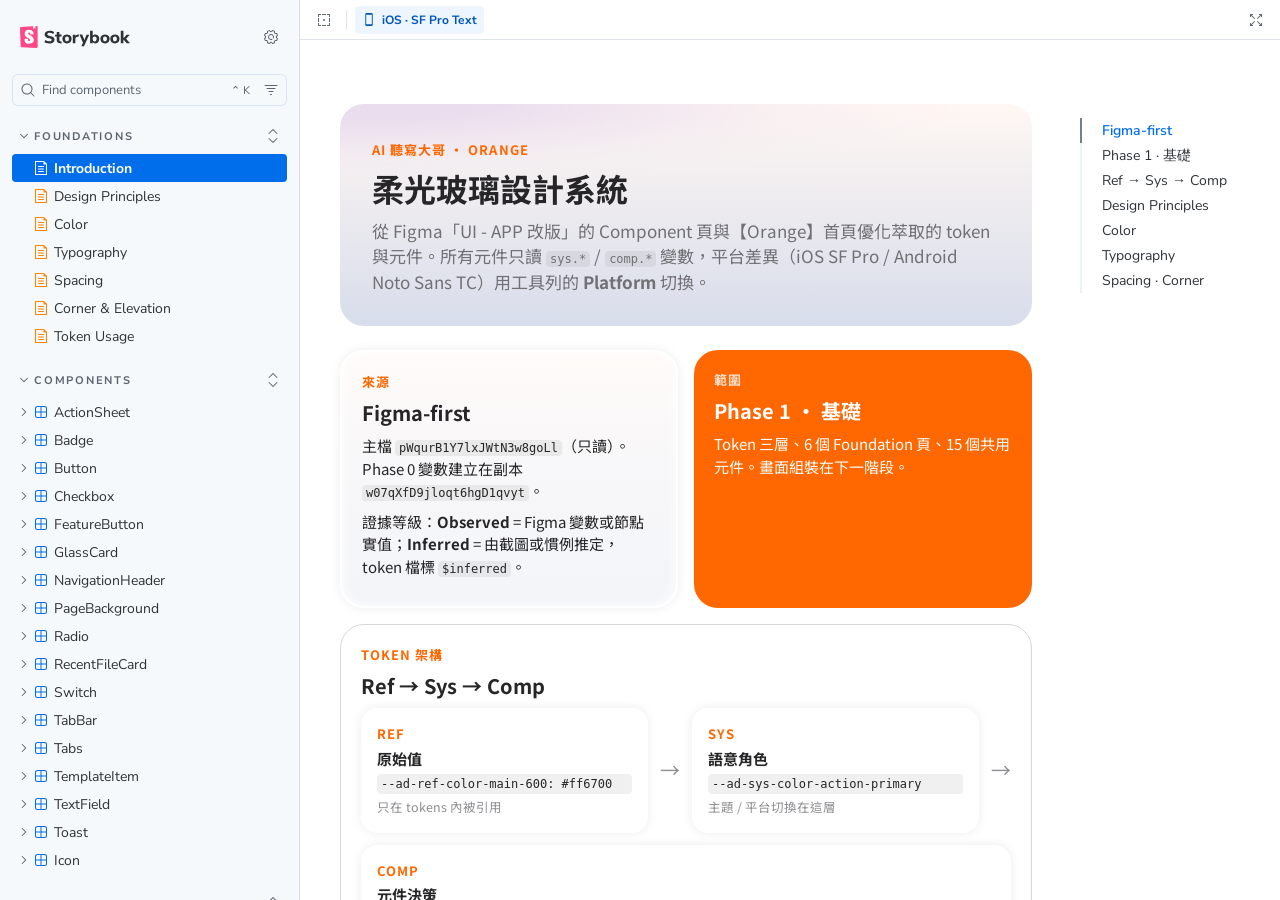
<file: index.html>
<!DOCTYPE html>
<html lang="en">
  <head>
    <meta charset="utf-8" />

    <title>AI 聽寫大哥 Orange Storybook</title>
    <meta name="viewport" content="width=device-width, initial-scale=1" />

    
    <link rel="icon" type="image/png" href="./favicon.png" />
    
    <style>
    </style>

    <link href="./sb-manager/runtime.js" rel="modulepreload" />

    
    <link href="./sb-addons/storybook-core-server-presets-0/common-manager-bundle.js" rel="modulepreload" />
    
    <link href="./sb-addons/docs-1/manager-bundle.js" rel="modulepreload" />
       

    <style>
      #storybook-root[hidden] {
        display: none !important;
      }
    </style>

    
    <link rel="stylesheet" href="https://fonts.googleapis.com/css2?family=Nunito+Sans:ital,wght@0,400;0,700;1,400;1,700&display=swap" />
</head>
  <body>
    <div id="root"></div>

    
    <script>
      
        
          window['FEATURES'] = {
  "actions": true,
  "argTypeTargetsV7": true,
  "babelRemoveBugfixes": false,
  "backgrounds": true,
  "changeDetection": true,
  "componentsManifest": false,
  "controls": true,
  "disallowImplicitActionsInRenderV8": true,
  "highlight": true,
  "interactions": true,
  "legacyDecoratorFileOrder": false,
  "measure": true,
  "outline": true,
  "menuOnboardingChecklist": true,
  "sidebarOnboardingChecklist": true,
  "viewport": true
};
        
      
        
          window['REFS'] = {};
        
      
        
          window['LOGLEVEL'] = "info";
        
      
        
          window['DOCS_OPTIONS'] = {
  "defaultName": "Docs"
};
        
      
        
          window['CONFIG_TYPE'] = "PRODUCTION";
        
      
        
          window['DOCGEN_STORY_PREPARED'] = false;
        
      
        
      
        
      
        
          window['TAGS_OPTIONS'] = {};
        
      
        
          window['STORYBOOK_BUILDER'] = "vite";
        
      
        
          window['STORYBOOK_FRAMEWORK'] = "react-vite";
        
      
        
          window['STORYBOOK_RENDERER'] = "react";
        
      
        
      
    </script>
    

    <script type="module">
      import './sb-manager/globals-runtime.js';

      
        import './sb-addons/storybook-core-server-presets-0/common-manager-bundle.js';
      
        import './sb-addons/docs-1/manager-bundle.js';
      

      import './sb-manager/runtime.js';
    </script>
  </body>
</html>
</file>
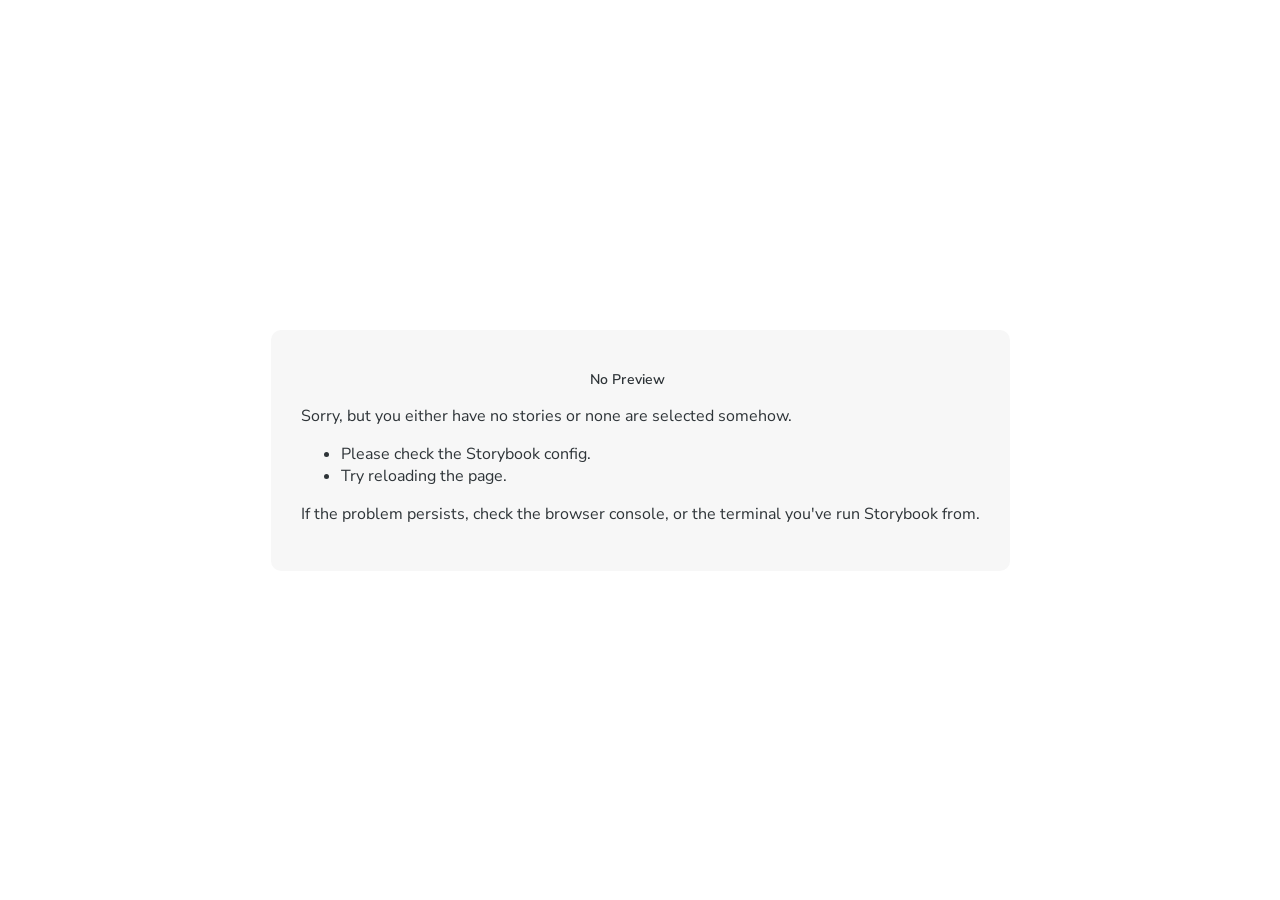
<file: iframe.html>
<!doctype html>
<!--suppress HtmlUnknownTarget -->
<html lang="en">
  <head><script type="module" src="./vite-inject-mocker-entry.js"></script>
    <meta charset="utf-8" />
    <title>Storybook</title>
    <meta name="viewport" content="width=device-width, initial-scale=1" />

    <style>
    </style>

    <script>
      window.CONFIG_TYPE = 'PRODUCTION';
      window.LOGLEVEL = 'info';
      window.FRAMEWORK_OPTIONS = {};
      window.CHANNEL_OPTIONS = {};
      window.FEATURES = {"actions":true,"argTypeTargetsV7":true,"babelRemoveBugfixes":false,"backgrounds":true,"changeDetection":true,"componentsManifest":false,"controls":true,"disallowImplicitActionsInRenderV8":true,"highlight":true,"interactions":true,"legacyDecoratorFileOrder":false,"measure":true,"outline":true,"menuOnboardingChecklist":true,"sidebarOnboardingChecklist":true,"viewport":true};
      window.STORIES = [{"titlePrefix":"","directory":"./src/docs","files":"**/*.mdx","importPathMatcher":"^\\.[\\\\/](?:src\\/docs(?:\\/(?!\\.)(?:(?:(?!(?:^|\\/)\\.).)*?)\\/|\\/|$)(?!\\.)(?=.)[^/]*?\\.mdx)$"},{"titlePrefix":"","directory":"./src","files":"**/*.stories.@(ts|tsx)","importPathMatcher":"^\\.[\\\\/](?:src(?:\\/(?!\\.)(?:(?:(?!(?:^|\\/)\\.).)*?)\\/|\\/|$)(?!\\.)(?=.)[^/]*?\\.stories\\.(ts|tsx))$"}];
      window.DOCS_OPTIONS = {"defaultName":"Docs"};
      window.TAGS_OPTIONS = {};

      

      // We do this so that "module && module.hot" etc. in Storybook source code
      // doesn't fail (it will simply be disabled)
      window.module = undefined;
      window.global = window;
    </script>
    <base target="_parent" />

<style>
  /* While we aren't showing the main block yet, but still preparing, we want everything the user has rendered, which may or may not be in #storybook-root, to be display none */
  .sb-show-preparing-story:not(.sb-show-main) > :not(.sb-preparing-story) {
    display: none;
  }

  .sb-show-preparing-docs:not(.sb-show-main) > :not(.sb-preparing-docs) {
    display: none;
  }

  /* Hide our own blocks when we aren't supposed to be showing them */
  :not(.sb-show-preparing-story) > .sb-preparing-story,
  :not(.sb-show-preparing-docs) > .sb-preparing-docs,
  :not(.sb-show-nopreview) > .sb-nopreview,
  :not(.sb-show-errordisplay) > .sb-errordisplay {
    display: none;
  }

  .sb-show-main.sb-main-centered {
    margin: 0;
    display: flex;
    align-items: center;
    min-height: 100vh;
  }

  .sb-show-main.sb-main-centered #storybook-root {
    box-sizing: border-box;
    margin: auto;
    padding: 1rem;
    max-height: 100%;
    /* Hack for centering correctly in IE11 */
  }

  /* Vertical centering fix for IE11 */
  @media screen and (-ms-high-contrast: none), (-ms-high-contrast: active) {
    .sb-show-main.sb-main-centered:after {
      content: '';
      min-height: inherit;
      font-size: 0;
    }
  }

  .sb-show-main.sb-main-fullscreen {
    margin: 0;
    padding: 0;
    display: block;
  }

  .sb-show-main.sb-main-padded {
    margin: 0;
    padding: 1rem;
    display: block;
    box-sizing: border-box;
  }

  .sb-wrapper {
    position: fixed;
    top: 0;
    bottom: 0;
    left: 0;
    right: 0;
    box-sizing: border-box;

    padding: 40px;
    font-family:
      'Nunito Sans',
      -apple-system,
      '.SFNSText-Regular',
      'San Francisco',
      BlinkMacSystemFont,
      'Segoe UI',
      'Helvetica Neue',
      Helvetica,
      Arial,
      sans-serif;
    -webkit-font-smoothing: antialiased;
    overflow: auto;
  }

  @media (max-width: 700px) {
    .sb-wrapper {
      padding: 20px;
    }
  }

  @media (max-width: 500px) {
    .sb-wrapper {
      padding: 10px;
    }
  }

  .sb-heading {
    font-size: 14px;
    font-weight: 600;
    letter-spacing: 0.2px;
    margin: 10px 0;
    padding-right: 25px;
  }

  .sb-nopreview {
    display: flex;
    align-content: center;
    justify-content: center;
    box-sizing: border-box;
  }

  .sb-nopreview_main {
    margin: auto;
    padding: 30px;
    border-radius: 10px;
    background: rgb(247, 247, 247);
    color: rgb(46, 52, 56);
  }

  .sb-nopreview_main * {
    background: rgb(247, 247, 247);
    color: rgb(46, 52, 56);
  }

  .sb-nopreview_heading {
    text-align: center;
  }

  .sb-errordisplay {
    background: #f6f9fc;
    color: black;
    z-index: 999999;
    width: 100vw;
    min-height: 100vh;
    box-sizing: border-box;
  }

  .sb-errordisplay_main {
    margin: auto;
    padding: 24px;
    display: flex;
    box-sizing: border-box;

    flex-direction: column;
    min-height: 100%;
    width: 100%;
    border-radius: 6px;
    background: white;
    color: black;
    border: 1px solid #ff0000;
    box-shadow: 0 0 64px rgba(0, 0, 0, 0.1);
    gap: 24px;
  }

  .sb-errordisplay_main ol {
    padding-left: 18px;
    margin: 0;
  }

  /* Redefine colors to ensure readability regardless of user-provided * selectors. */
  .sb-errordisplay_main * {
    background: white;
    color: black;
  }

  /* Exclude error code block from the universal reset to preserve ANSI colors and dark theme */
  .sb-errordisplay_main .sb-errordisplay_code,
  .sb-errordisplay_main .sb-errordisplay_code * {
    background: #242424;
    color: #c6c6c6;
  }

  .sb-errordisplay_main h1 {
    font-family: inherit;
    font-size: 22px;
    font-weight: 400;
    line-height: 30px;
    margin: 0;
  }

  .sb-errordisplay_main h1::before {
    content: '';
    display: inline-block;
    width: 12px;
    height: 12px;
    background: #ff4400;
    border-radius: 50%;
    margin-right: 8px;
  }

  .sb-errordisplay_main p,
  .sb-errordisplay_main ol {
    font-family: inherit;
    font-size: 14px;
    font-weight: 400;
    line-height: 19px;
    margin: 0;
  }

  .sb-errordisplay_main li + li {
    margin: 0;
    padding: 0;
    padding-top: 12px;
  }

  .sb-errordisplay_main a {
    color: currentColor;
  }

  .sb-errordisplay_main .sb-errordisplay_code {
    padding: 10px;
    flex: 1;
    background: #242424;
    color: #c6c6c6;
    box-sizing: border-box;

    font-size: 14px;
    font-weight: 400;
    line-height: 19px;
    border-radius: 4px;

    font-family:
      'Operator Mono', 'Fira Code Retina', 'Fira Code', 'FiraCode-Retina', 'Andale Mono',
      'Lucida Console', Consolas, Monaco, monospace;
    margin: 0;
    overflow: auto;
  }

  .sb-errordisplay_main .sb-errordisplay_code code {
    background-color: inherit;
    color: inherit;
  }

  .sb-errordisplay_main .sb-errordisplay_code {
    white-space: pre-wrap;
  }

  @-webkit-keyframes sb-rotate360 {
    from {
      transform: rotate(0deg);
    }

    to {
      transform: rotate(360deg);
    }
  }

  @keyframes sb-rotate360 {
    from {
      transform: rotate(0deg);
    }

    to {
      transform: rotate(360deg);
    }
  }

  @-webkit-keyframes sb-glow {
    0%,
    100% {
      opacity: 1;
    }

    50% {
      opacity: 0.4;
    }
  }

  @keyframes sb-glow {
    0%,
    100% {
      opacity: 1;
    }

    50% {
      opacity: 0.4;
    }
  }

  /* We display the preparing loaders *over* the rendering story */
  .sb-preparing-story,
  .sb-preparing-docs {
    background-color: white;
    /* Maximum possible z-index. It would be better to use stacking contexts to ensure it's always
    on top, but this isn't possible as it would require making CSS changes that could affect user code */
    z-index: 2147483647;
  }

  .sb-loader {
    -webkit-animation: sb-rotate360 0.7s linear infinite;
    animation: sb-rotate360 0.7s linear infinite;
    border-color: rgba(97, 97, 97, 0.29);
    border-radius: 50%;
    border-style: solid;
    border-top-color: #646464;
    border-width: 2px;
    display: inline-block;
    height: 32px;
    left: 50%;
    margin-left: -16px;
    margin-top: -16px;
    mix-blend-mode: difference;
    overflow: hidden;
    position: absolute;
    top: 50%;
    transition: all 200ms ease-out;
    vertical-align: top;
    width: 32px;
    z-index: 4;
  }

  .sb-previewBlock {
    background: #fff;
    border: 1px solid rgba(0, 0, 0, 0.1);
    border-radius: 4px;
    box-shadow: rgba(0, 0, 0, 0.1) 0 1px 3px 0;
    margin: 25px auto 40px;
    max-width: 600px;
  }

  .sb-previewBlock_header {
    align-items: center;
    box-shadow: rgba(0, 0, 0, 0.1) 0 -1px 0 0 inset;
    display: flex;
    gap: 14px;
    height: 40px;
    padding: 0 12px;
  }

  .sb-previewBlock_icon {
    -webkit-animation: sb-glow 1.5s ease-in-out infinite;
    animation: sb-glow 1.5s ease-in-out infinite;
    background: #e6e6e6;
    height: 14px;
    width: 14px;
  }

  .sb-previewBlock_icon:last-child {
    margin-left: auto;
  }

  .sb-previewBlock_body {
    -webkit-animation: sb-glow 1.5s ease-in-out infinite;
    animation: sb-glow 1.5s ease-in-out infinite;
    height: 182px;
    position: relative;
  }

  .sb-argstableBlock {
    border-collapse: collapse;
    border-spacing: 0;
    font-size: 13px;
    line-height: 20px;
    margin: 25px auto 40px;
    max-width: 600px;
    text-align: left;
    width: 100%;
  }

  .sb-argstableBlock th:first-of-type,
  .sb-argstableBlock td:first-of-type {
    padding-left: 20px;
  }

  .sb-argstableBlock th:nth-of-type(2),
  .sb-argstableBlock td:nth-of-type(2) {
    width: 35%;
  }

  .sb-argstableBlock th:nth-of-type(3),
  .sb-argstableBlock td:nth-of-type(3) {
    width: 15%;
  }

  .sb-argstableBlock th:last-of-type,
  .sb-argstableBlock td:last-of-type {
    width: 25%;
    padding-right: 20px;
  }

  .sb-argstableBlock th span,
  .sb-argstableBlock td span {
    -webkit-animation: sb-glow 1.5s ease-in-out infinite;
    animation: sb-glow 1.5s ease-in-out infinite;
    background-color: rgba(0, 0, 0, 0.1);
    border-radius: 0;
    box-shadow: none;
    color: transparent;
  }

  .sb-argstableBlock th {
    padding: 10px 15px;
  }

  .sb-argstableBlock-body {
    border-radius: 4px;
    box-shadow:
      rgba(0, 0, 0, 0.1) 0 1px 3px 1px,
      rgba(0, 0, 0, 0.065) 0 0 0 1px;
  }

  .sb-argstableBlock-body tr {
    background: transparent;
    overflow: hidden;
  }

  .sb-argstableBlock-body tr:not(:first-child) {
    border-top: 1px solid #e6e6e6;
  }

  .sb-argstableBlock-body tr:first-child td:first-child {
    border-top-left-radius: 4px;
  }

  .sb-argstableBlock-body tr:first-child td:last-child {
    border-top-right-radius: 4px;
  }

  .sb-argstableBlock-body tr:last-child td:first-child {
    border-bottom-left-radius: 4px;
  }

  .sb-argstableBlock-body tr:last-child td:last-child {
    border-bottom-right-radius: 4px;
  }

  .sb-argstableBlock-body td {
    background: #fff;
    padding-bottom: 10px;
    padding-top: 10px;
    vertical-align: top;
  }

  .sb-argstableBlock-body td:not(:first-of-type) {
    padding-left: 15px;
    padding-right: 15px;
  }

  .sb-argstableBlock-body button {
    -webkit-animation: sb-glow 1.5s ease-in-out infinite;
    animation: sb-glow 1.5s ease-in-out infinite;
    background-color: rgba(0, 0, 0, 0.1);
    border: 0;
    border-radius: 0;
    box-shadow: none;
    color: transparent;
    display: inline;
    font-size: 12px;
    line-height: 1;
    padding: 10px 16px;
  }

  .sb-argstableBlock-summary {
    margin-top: 4px;
  }

  .sb-argstableBlock-code {
    margin-right: 4px;
    margin-bottom: 4px;
    padding: 2px 5px;
  }

  .sb-sr-only,
  .sb-hidden-until-focus:not(:focus) {
    position: absolute;
    width: 1px;
    height: 1px;
    padding: 0px;
    margin: -1px;
    overflow: hidden;
    clip: rect(0, 0, 0, 0);
    border: none;
  }

  .sb-hidden-until-focus {
    opacity: 0;
    transition: opacity 150ms ease-out;
  }

  .sb-hidden-until-focus:focus {
    opacity: 1;
  }
</style>

<script>
  /* globals window */
  try {
    if (window.top !== window) {
      window.__REACT_DEVTOOLS_GLOBAL_HOOK__ = window.top.__REACT_DEVTOOLS_GLOBAL_HOOK__;
      window.__VUE_DEVTOOLS_GLOBAL_HOOK__ = window.top.__VUE_DEVTOOLS_GLOBAL_HOOK__;
      window.top.__VUE_DEVTOOLS_CONTEXT__ = window.document;
    }
  } catch (e) {
    // eslint-disable-next-line no-console
    console.warn('unable to connect to top frame for connecting dev tools');
  }
</script>
<link rel="preconnect" href="https://fonts.googleapis.com" />
<link rel="preconnect" href="https://fonts.gstatic.com" crossorigin />
<link href="https://fonts.googleapis.com/css2?family=Noto+Sans+TC:wght@400;500;700&display=swap" rel="stylesheet" />

    <script type="module" crossorigin src="./assets/iframe-jZenK_OP.js"></script>
    <link rel="modulepreload" crossorigin href="./assets/preload-helper-PPVm8Dsz.js">
    <link rel="stylesheet" crossorigin href="./assets/iframe-BEKeT3NV.css">
    <link rel="stylesheet" href="https://fonts.googleapis.com/css2?family=Nunito+Sans:ital,wght@0,400;0,700;1,400;1,700&display=swap" />
</head>

  <body>
    <div class="sb-preparing-story sb-wrapper">
  <div class="sb-loader"></div>
</div>

<div class="sb-preparing-docs sb-wrapper">
  <div class="sb-previewBlock">
    <div class="sb-previewBlock_header">
      <div class="sb-previewBlock_icon"></div>
      <div class="sb-previewBlock_icon"></div>
      <div class="sb-previewBlock_icon"></div>
      <div class="sb-previewBlock_icon"></div>
    </div>
    <div class="sb-previewBlock_body">
      <div class="sb-loader"></div>
    </div>
  </div>
  <table aria-hidden="true" class="sb-argstableBlock">
    <thead class="sb-argstableBlock-head">
      <tr>
        <th><span>Name</span></th>
        <th><span>Description</span></th>
        <th><span>Default</span></th>
        <th><span>Control </span></th>
      </tr>
    </thead>
    <tbody class="sb-argstableBlock-body">
      <tr>
        <td><span>propertyName</span><span title="Required">*</span></td>
        <td>
          <div><span>This is a short description</span></div>
          <div class="sb-argstableBlock-summary">
            <div><span class="sb-argstableBlock-code">summary</span></div>
          </div>
        </td>
        <td>
          <div><span class="sb-argstableBlock-code">defaultValue</span></div>
        </td>
        <td><button>Set string</button></td>
      </tr>
      <tr>
        <td><span>propertyName</span><span>*</span></td>
        <td>
          <div><span>This is a short description</span></div>
          <div class="sb-argstableBlock-summary">
            <div><span class="sb-argstableBlock-code">summary</span></div>
          </div>
        </td>
        <td>
          <div><span class="sb-argstableBlock-code">defaultValue</span></div>
        </td>
        <td><button>Set string</button></td>
      </tr>
      <tr>
        <td><span>propertyName</span><span>*</span></td>
        <td>
          <div><span>This is a short description</span></div>
          <div class="sb-argstableBlock-summary">
            <div><span class="sb-argstableBlock-code">summary</span></div>
          </div>
        </td>
        <td>
          <div><span class="sb-argstableBlock-code">defaultValue</span></div>
        </td>
        <td><button>Set string</button></td>
      </tr>
    </tbody>
  </table>
</div>

<div class="sb-nopreview sb-wrapper">
  <div class="sb-nopreview_main">
    <h1 class="sb-nopreview_heading sb-heading">No Preview</h1>
    <p>Sorry, but you either have no stories or none are selected somehow.</p>
    <ul>
      <li>Please check the Storybook config.</li>
      <li>Try reloading the page.</li>
    </ul>
    <p>
      If the problem persists, check the browser console, or the terminal you've run Storybook from.
    </p>
  </div>
</div>

<div class="sb-errordisplay sb-wrapper">
  <div class="sb-errordisplay_main">
    <h1 id="error-message"></h1>
    <p>
      The component failed to render properly, likely due to a configuration issue in Storybook.
      Here are some common causes and how you can address them:
    </p>
    <ol>
      <li>
        <strong>Missing Context/Providers</strong>: You can use decorators to supply specific
        contexts or providers, which are sometimes necessary for components to render correctly. For
        detailed instructions on using decorators, please visit the
        <a href="https://storybook.js.org/docs/writing-stories/decorators"
          >Decorators documentation</a
        >.
      </li>
      <li>
        <strong>Misconfigured Webpack or Vite</strong>: Verify that Storybook picks up all necessary
        settings for loaders, plugins, and other relevant parameters. You can find step-by-step
        guides for configuring
        <a href="https://storybook.js.org/docs/builders/webpack">Webpack</a> or
        <a href="https://storybook.js.org/docs/builders/vite">Vite</a>
        with Storybook.
      </li>
      <li>
        <strong>Missing Environment Variables</strong>: Your Storybook may require specific
        environment variables to function as intended. You can set up custom environment variables
        as outlined in the
        <a href="https://storybook.js.org/docs/configure/environment-variables"
          >Environment Variables documentation</a
        >.
      </li>
    </ol>
    <pre class="sb-errordisplay_code"><code id="error-stack"></code></pre>
  </div>
</div>

    <div id="storybook-root"></div>
    <div id="storybook-docs"></div>
    <script>
      function __onViteAppLoadingError(event) {
        const hostname = globalThis.location.hostname;
        if (hostname !== 'localhost' && globalThis.CONFIG_TYPE === 'DEVELOPMENT') {
          const message = `Failed to load the Storybook preview file 'vite-app.js':

      It looks like you're visiting the Storybook development server on another hostname than localhost: '${hostname}', but you haven't configured the necessary security features to support this.
      Please re-run your Storybook development server with the '--host ${hostname}' flag, or manually configure your Vite allowedHosts configuration with viteFinal.

      See:`;
          const docs = [
            'https://storybook.js.org/docs/api/cli-options#dev',
            'https://storybook.js.org/docs/api/main-config/main-config-vite-final',
            'https://vite.dev/config/server-options.html#server-allowedhosts',
          ];
          console.error(`${message}\n${docs.map((doc) => `- ${doc}`).join('\n')}`);

          document.getElementById('storybook-root').innerHTML =
            `<p style="color: red; max-width: 70ch">${message.replaceAll(
              '\n',
              '<br/>'
            )}<ul>${docs.map((doc) => `<li><a href='${doc}' target='_blank'>${doc}</a></li>`).join('')}</ul></p>`;
          return;
        }
      }
    </script>
  </body>
</html>
</file>
<file: assets/iframe-BEKeT3NV.css>
:root{--ad-ref-color-main-100: #ffe9db;--ad-ref-color-main-200: #ffdbc5;--ad-ref-color-main-300: #ffc7a3;--ad-ref-color-main-400: #ffac79;--ad-ref-color-main-500: #ff8133;--ad-ref-color-main-600: #ff6700;--ad-ref-color-main-700: #cc4e00;--ad-ref-color-main-800: #993e00;--ad-ref-color-main-900: #4d1f00;--ad-ref-color-main-1000: #331500;--ad-ref-color-main-000: #f9f1ec;--ad-ref-color-main-020: #f8ede7;--ad-ref-color-main-050: #efeae8;--ad-ref-color-grey-100: #f1f1f1;--ad-ref-color-grey-200: #d7d6d9;--ad-ref-color-grey-300: #c5c4c8;--ad-ref-color-grey-400: #aeadb1;--ad-ref-color-grey-500: #8e8d91;--ad-ref-color-grey-600: #717075;--ad-ref-color-grey-700: #5c5a5e;--ad-ref-color-grey-800: #444346;--ad-ref-color-grey-900: #262628;--ad-ref-color-grey-1000: #151515;--ad-ref-color-grey-000: #ffffff;--ad-ref-color-grey-050: #f7f7f7;--ad-ref-color-red-500: #e53f55;--ad-ref-color-purple-100: #bf68db;--ad-ref-color-purple-200: #b04fd0;--ad-ref-color-purple-400: #8a72e2;--ad-ref-color-purple-500: #ab2f88;--ad-ref-color-pink-500: #d4407d;--ad-ref-color-yellow-100: #ffd83f;--ad-ref-color-yellow-150: #ffae00;--ad-ref-color-yellow-200: #f39e01;--ad-ref-color-yellow-300: #e9a700;--ad-ref-color-yellow-000: #fff1dc;--ad-ref-color-yellow-050: #fff2d3;--ad-ref-color-green-500: #00b794;--ad-ref-color-green-700: #098979;--ad-ref-color-green-050: #bafff2;--ad-ref-color-bg-warm: #fff7f3;--ad-ref-color-bg-cool: #d8ddeb;--ad-ref-color-bg-lilac: #e9ddee;--ad-ref-color-bg-warm-deep: #f9e6d9;--ad-ref-color-alpha-black-04: rgba(0,0,0,.04);--ad-ref-color-alpha-black-05: rgba(0,0,0,.05);--ad-ref-color-alpha-black-06: rgba(0,0,0,.06);--ad-ref-color-alpha-black-10: rgba(0,0,0,.1);--ad-ref-color-alpha-black-20: rgba(0,0,0,.2);--ad-ref-color-alpha-black-30: rgba(0,0,0,.3);--ad-ref-color-alpha-black-40: rgba(0,0,0,.4);--ad-ref-color-alpha-black-50: rgba(0,0,0,.5);--ad-ref-color-alpha-black-60: rgba(0,0,0,.6);--ad-ref-color-alpha-black-70: rgba(0,0,0,.7);--ad-ref-color-alpha-black-80: rgba(0,0,0,.8);--ad-ref-color-alpha-orange-06: rgba(255,103,0,.06);--ad-ref-color-alpha-orange-50: rgba(255,177,135,.5);--ad-ref-color-alpha-purple-06: rgba(171,47,136,.06);--ad-ref-color-alpha-purple-10: rgba(171,47,136,.1);--ad-ref-color-alpha-purple-16: rgba(171,47,136,.16);--ad-ref-color-alpha-purple-30: rgba(171,47,136,.3);--ad-ref-color-alpha-shadow-cool-12: rgba(90,90,115,.12);--ad-ref-color-alpha-shadow-warm-12: rgba(115,111,107,.12);--ad-ref-color-alpha-shadow-warm-15: rgba(115,111,107,.15);--ad-ref-color-alpha-white-10: rgba(255,255,255,.1);--ad-ref-color-alpha-white-20: rgba(255,255,255,.2);--ad-ref-color-alpha-white-30: rgba(255,255,255,.3);--ad-ref-color-alpha-white-40: rgba(255,255,255,.4);--ad-ref-color-alpha-white-50: rgba(255,255,255,.5);--ad-ref-color-alpha-white-60: rgba(255,255,255,.6);--ad-ref-color-alpha-white-70: rgba(255,255,255,.7);--ad-ref-color-alpha-white-80: rgba(255,255,255,.8);--ad-ref-color-alpha-white-90: rgba(255,255,255,.9);--ad-ref-color-alpha-yellow-50: rgba(255,227,186,.5);--ad-ref-color-alpha-white-76: rgba(255,255,255,.76);--ad-ref-color-alpha-white-86: rgba(255,255,255,.86);--ad-ref-color-alpha-shadow-brown-12: rgba(67,38,25,.12);--ad-ref-color-alpha-label-tertiary: rgba(60,60,67,.3);--ad-ref-color-magenta-500: #ce2874;--ad-ref-color-blue-100: #8396f2;--ad-ref-color-blue-300: #2d2d6c;--ad-ref-color-blue-000: #02f7ff;--ad-ref-color-mark-blue: #0c8ce9;--ad-ref-color-mark-magenta: #f316b0;--ad-ref-space-0: 0;--ad-ref-space-2: 2px;--ad-ref-space-4: 4px;--ad-ref-space-6: 6px;--ad-ref-space-8: 8px;--ad-ref-space-12: 12px;--ad-ref-space-16: 16px;--ad-ref-space-20: 20px;--ad-ref-space-24: 24px;--ad-ref-space-32: 32px;--ad-ref-space-48: 48px;--ad-ref-radius-0: 0;--ad-ref-radius-4: 4px;--ad-ref-radius-8: 8px;--ad-ref-radius-12: 12px;--ad-ref-radius-16: 16px;--ad-ref-radius-24: 24px;--ad-ref-radius-32: 32px;--ad-ref-radius-120: 120px;--ad-ref-radius-9999: 9999px;--ad-ref-font-family-ios: "SF Pro Text", -apple-system, BlinkMacSystemFont, "PingFang TC", "Noto Sans TC", sans-serif;--ad-ref-font-family-android: "Noto Sans TC", Roboto, "PingFang TC", sans-serif;--ad-ref-font-weight-regular: 400;--ad-ref-font-weight-medium: 500;--ad-ref-font-weight-semibold: 600;--ad-ref-font-weight-bold: 700;--ad-ref-font-size-11: 11px;--ad-ref-font-size-13: 13px;--ad-ref-font-size-15: 15px;--ad-ref-font-size-16: 16px;--ad-ref-font-size-17: 17px;--ad-ref-font-size-20: 20px;--ad-ref-font-size-24: 24px;--ad-ref-font-size-28: 28px;--ad-ref-font-size-32: 32px;--ad-ref-font-size-36: 36px;--ad-ref-font-line-height-heading: 1.3;--ad-ref-font-line-height-label: 1.4;--ad-ref-font-line-height-paragraph: 1.5;--ad-ref-font-line-height-none: 1;--ad-ref-blur-13: 13px;--ad-ref-blur-15: 15px;--ad-ref-blur-20: 20px;--ad-ref-blur-23: 22.5px;--ad-ref-blur-40: 40px;--ad-sys-color-text-primary: var(--ad-ref-color-grey-900);--ad-sys-color-text-secondary: var(--ad-ref-color-grey-600);--ad-sys-color-text-tertiary: var(--ad-ref-color-grey-500);--ad-sys-color-text-disabled: var(--ad-ref-color-grey-400);--ad-sys-color-text-on-brand: var(--ad-ref-color-grey-000);--ad-sys-color-text-on-disabled: var(--ad-ref-color-grey-100);--ad-sys-color-text-on-inverse: var(--ad-ref-color-grey-000);--ad-sys-color-text-brand: var(--ad-ref-color-main-600);--ad-sys-color-text-link-on-inverse: var(--ad-ref-color-main-500);--ad-sys-color-text-danger: var(--ad-ref-color-red-500);--ad-sys-color-text-info: var(--ad-ref-color-purple-500);--ad-sys-color-icon-default: var(--ad-ref-color-grey-900);--ad-sys-color-icon-muted: var(--ad-ref-color-grey-500);--ad-sys-color-icon-subtle: var(--ad-ref-color-grey-400);--ad-sys-color-icon-brand: var(--ad-ref-color-main-600);--ad-sys-color-icon-inverse: var(--ad-ref-color-grey-000);--ad-sys-color-icon-success: var(--ad-ref-color-green-500);--ad-sys-color-icon-warning: var(--ad-ref-color-yellow-100);--ad-sys-color-icon-danger: var(--ad-ref-color-red-500);--ad-sys-color-icon-handle: var(--ad-ref-color-alpha-label-tertiary);--ad-sys-color-surface-page-top: var(--ad-ref-color-bg-warm);--ad-sys-color-surface-page-bottom: var(--ad-ref-color-bg-cool);--ad-sys-color-surface-page-tint: var(--ad-ref-color-bg-lilac);--ad-sys-color-surface-glass-start: var(--ad-ref-color-alpha-white-50);--ad-sys-color-surface-glass-mid: var(--ad-ref-color-alpha-white-60);--ad-sys-color-surface-glass-end: var(--ad-ref-color-alpha-white-70);--ad-sys-color-surface-glass-flat: var(--ad-ref-color-alpha-white-60);--ad-sys-color-surface-translucent: var(--ad-ref-color-alpha-white-50);--ad-sys-color-surface-translucent-strong: var(--ad-ref-color-alpha-white-80);--ad-sys-color-surface-container: var(--ad-ref-color-grey-050);--ad-sys-color-surface-inverse: var(--ad-ref-color-grey-1000);--ad-sys-color-surface-overlay: var(--ad-ref-color-alpha-black-70);--ad-sys-color-surface-brand-selected: var(--ad-ref-color-main-020);--ad-sys-color-surface-brand-tint: var(--ad-ref-color-main-100);--ad-sys-color-surface-brand-faint: var(--ad-ref-color-main-000);--ad-sys-color-surface-notice: var(--ad-ref-color-yellow-000);--ad-sys-color-surface-info-tint: var(--ad-ref-color-alpha-purple-10);--ad-sys-color-surface-disabled: var(--ad-ref-color-grey-400);--ad-sys-color-surface-subtle: var(--ad-ref-color-grey-200);--ad-sys-color-surface-subtle-disabled: var(--ad-ref-color-grey-100);--ad-sys-color-surface-control-disabled: var(--ad-ref-color-grey-300);--ad-sys-color-surface-disabled-subtle: var(--ad-ref-color-alpha-black-05);--ad-sys-color-surface-page-top-deep: var(--ad-ref-color-bg-warm-deep);--ad-sys-color-surface-scrim: var(--ad-ref-color-alpha-black-30);--ad-sys-color-border-glass: var(--ad-ref-color-grey-000);--ad-sys-color-border-subtle: var(--ad-ref-color-grey-200);--ad-sys-color-border-control: var(--ad-ref-color-grey-400);--ad-sys-color-border-brand: var(--ad-ref-color-main-600);--ad-sys-color-border-danger: var(--ad-ref-color-red-500);--ad-sys-color-border-accent-cool: var(--ad-ref-color-purple-400);--ad-sys-color-border-accent-start: var(--ad-ref-color-pink-500);--ad-sys-color-border-accent-end: var(--ad-ref-color-main-500);--ad-sys-color-border-brand-pressed: var(--ad-ref-color-main-500);--ad-sys-color-action-primary: var(--ad-ref-color-main-600);--ad-sys-color-action-primary-pressed: var(--ad-ref-color-main-500);--ad-sys-color-action-neutral-dark: var(--ad-ref-color-grey-1000);--ad-sys-color-action-neutral-light: var(--ad-ref-color-grey-000);--ad-sys-color-action-disabled: var(--ad-ref-color-grey-400);--ad-sys-color-status-success: var(--ad-ref-color-green-500);--ad-sys-color-status-success-subtle: var(--ad-ref-color-green-050);--ad-sys-color-status-warning: var(--ad-ref-color-yellow-200);--ad-sys-color-status-warning-tint: var(--ad-ref-color-yellow-050);--ad-sys-color-status-warning-text: var(--ad-ref-color-yellow-300);--ad-sys-color-status-danger: var(--ad-ref-color-red-500);--ad-sys-color-status-info: var(--ad-ref-color-purple-500);--ad-sys-color-shadow-glass: var(--ad-ref-color-alpha-shadow-warm-12);--ad-sys-color-shadow-panel: var(--ad-ref-color-alpha-shadow-warm-15);--ad-sys-color-shadow-edge-top: var(--ad-ref-color-alpha-shadow-cool-12);--ad-sys-color-shadow-floating: var(--ad-ref-color-alpha-black-10);--ad-sys-color-shadow-popup: var(--ad-ref-color-alpha-shadow-brown-12);--ad-sys-gradient-page: linear-gradient(180deg, var(--ad-ref-color-bg-warm) 0%, var(--ad-ref-color-bg-cool) 100%);--ad-sys-gradient-page-glow: radial-gradient(120% 45% at 0% 0%, var(--ad-ref-color-bg-lilac) 16%, rgba(233,221,238,.2) 55%, transparent 75%);--ad-sys-gradient-page-deep: linear-gradient(180deg, var(--ad-ref-color-bg-warm-deep) 0%, var(--ad-ref-color-bg-cool) 100%);--ad-sys-gradient-glass-subtle: linear-gradient(180deg, rgba(255,255,255,.36) 0%, rgba(255,255,255,.46) 11%, rgba(255,255,255,.46) 58%);--ad-sys-gradient-glass: linear-gradient(180deg, var(--ad-ref-color-alpha-white-50) 0%, var(--ad-ref-color-alpha-white-60) 41.8%, var(--ad-ref-color-alpha-white-70) 94.2%);--ad-sys-gradient-accent: linear-gradient(90deg, var(--ad-ref-color-pink-500) 0%, var(--ad-ref-color-main-500) 100%);--ad-sys-gradient-popup: linear-gradient(180deg, var(--ad-ref-color-alpha-white-76) 2.167%, var(--ad-ref-color-alpha-white-76) 27.526%, var(--ad-ref-color-alpha-white-86) 52.885%);--ad-sys-shadow-glass: 0 0 10px 0 var(--ad-sys-color-shadow-glass);--ad-sys-shadow-glass-inner: inset 0 0 12px 0 var(--ad-ref-color-grey-000);--ad-sys-shadow-panel: 0 0 10px 0 var(--ad-sys-color-shadow-panel);--ad-sys-shadow-panel-inner: inset 0 0 15px 0 var(--ad-ref-color-grey-000);--ad-sys-shadow-edge-top: 0 -2px 12px 0 var(--ad-sys-color-shadow-edge-top);--ad-sys-shadow-floating: 0 0 20px 0 var(--ad-sys-color-shadow-floating);--ad-sys-shadow-raised: 0 3px 8px 0 rgba(0,0,0,.15), 0 1px 1px 0 rgba(0,0,0,.16);--ad-sys-shadow-popup: 0 2px 8px 0 var(--ad-sys-color-shadow-popup);--ad-sys-shadow-popup-inner: inset 0 0 20px 0 var(--ad-ref-color-grey-000);--ad-sys-blur-glass: var(--ad-ref-blur-13);--ad-sys-blur-overlay: var(--ad-ref-blur-15);--ad-sys-blur-frosted: var(--ad-ref-blur-20);--ad-sys-blur-frosted-strong: var(--ad-ref-blur-40);--ad-sys-blur-popup: var(--ad-ref-blur-23);--ad-sys-space-none: var(--ad-ref-space-0);--ad-sys-space-3xs: var(--ad-ref-space-2);--ad-sys-space-2xs: var(--ad-ref-space-4);--ad-sys-space-xs: var(--ad-ref-space-8);--ad-sys-space-s: var(--ad-ref-space-12);--ad-sys-space-m: var(--ad-ref-space-16);--ad-sys-space-l: var(--ad-ref-space-20);--ad-sys-space-xl: var(--ad-ref-space-24);--ad-sys-space-2xl: var(--ad-ref-space-32);--ad-sys-space-page-gutter: var(--ad-ref-space-20);--ad-sys-space-3xl: var(--ad-ref-space-48);--ad-sys-radius-none: var(--ad-ref-radius-0);--ad-sys-radius-xs: var(--ad-ref-radius-4);--ad-sys-radius-sm: var(--ad-ref-radius-8);--ad-sys-radius-md: var(--ad-ref-radius-12);--ad-sys-radius-lg: var(--ad-ref-radius-16);--ad-sys-radius-xl: var(--ad-ref-radius-24);--ad-sys-radius-pill: var(--ad-ref-radius-120);--ad-sys-radius-full: var(--ad-ref-radius-9999);--ad-sys-font-family-base: var(--ad-ref-font-family-ios);--ad-sys-font-weight-regular: var(--ad-ref-font-weight-regular);--ad-sys-font-weight-medium: var(--ad-ref-font-weight-medium);--ad-sys-font-weight-bold: var(--ad-ref-font-weight-bold);--ad-sys-font-weight-medium-compact: var(--ad-ref-font-weight-medium);--ad-sys-type-heading-xxl-size: var(--ad-ref-font-size-36);--ad-sys-type-heading-xxl-line-height: var(--ad-ref-font-line-height-heading);--ad-sys-type-heading-xxl-letter-spacing: 0;--ad-sys-type-heading-xl-size: var(--ad-ref-font-size-32);--ad-sys-type-heading-xl-line-height: var(--ad-ref-font-line-height-heading);--ad-sys-type-heading-xl-letter-spacing: 1.5px;--ad-sys-type-heading-xl2-size: var(--ad-ref-font-size-28);--ad-sys-type-heading-xl2-line-height: var(--ad-ref-font-line-height-heading);--ad-sys-type-heading-xl2-letter-spacing: 1.5px;--ad-sys-type-heading-l-size: var(--ad-ref-font-size-24);--ad-sys-type-heading-l-line-height: var(--ad-ref-font-line-height-heading);--ad-sys-type-heading-l-letter-spacing: 0;--ad-sys-type-label-xxl-size: var(--ad-ref-font-size-20);--ad-sys-type-label-xxl-line-height: var(--ad-ref-font-line-height-label);--ad-sys-type-label-xl-size: var(--ad-ref-font-size-17);--ad-sys-type-label-xl-line-height: var(--ad-ref-font-line-height-label);--ad-sys-type-label-l-size: var(--ad-ref-font-size-16);--ad-sys-type-label-l-line-height: var(--ad-ref-font-line-height-label);--ad-sys-type-label-m-size: var(--ad-ref-font-size-15);--ad-sys-type-label-m-line-height: var(--ad-ref-font-line-height-label);--ad-sys-type-label-s-size: var(--ad-ref-font-size-13);--ad-sys-type-label-s-line-height: var(--ad-ref-font-line-height-none);--ad-sys-type-label-xs-size: var(--ad-ref-font-size-11);--ad-sys-type-label-xs-line-height: var(--ad-ref-font-line-height-none);--ad-sys-type-paragraph-l-size: var(--ad-ref-font-size-20);--ad-sys-type-paragraph-l-line-height: var(--ad-ref-font-line-height-paragraph);--ad-sys-type-paragraph-m-size: var(--ad-ref-font-size-17);--ad-sys-type-paragraph-m-line-height: var(--ad-ref-font-line-height-paragraph);--ad-sys-type-paragraph-s-size: var(--ad-ref-font-size-15);--ad-sys-type-paragraph-s-line-height: var(--ad-ref-font-line-height-paragraph);--ad-sys-type-paragraph-xs-size: var(--ad-ref-font-size-13);--ad-sys-type-paragraph-xs-line-height: var(--ad-ref-font-line-height-paragraph);--ad-sys-type-paragraph-xxs-size: var(--ad-ref-font-size-11);--ad-sys-type-paragraph-xxs-line-height: var(--ad-ref-font-line-height-paragraph);--ad-sys-motion-duration-fast: .12s;--ad-sys-motion-duration-base: .2s;--ad-sys-motion-easing: cubic-bezier(.2, 0, 0, 1);--ad-comp-button-height-xs: 32px;--ad-comp-button-height-s: 36px;--ad-comp-button-height-m: 48px;--ad-comp-button-height-l: 56px;--ad-comp-button-padding-x-xs: var(--ad-sys-space-s);--ad-comp-button-padding-x-s: var(--ad-sys-space-s);--ad-comp-button-padding-x-m: var(--ad-sys-space-m);--ad-comp-button-padding-x-l: var(--ad-sys-space-m);--ad-comp-button-gap-xs: var(--ad-sys-space-2xs);--ad-comp-button-gap-s: var(--ad-sys-space-2xs);--ad-comp-button-gap-m: var(--ad-sys-space-xs);--ad-comp-button-gap-l: var(--ad-sys-space-xs);--ad-comp-button-font-size-xs: var(--ad-sys-type-label-l-size);--ad-comp-button-font-size-s: var(--ad-sys-type-label-xl-size);--ad-comp-button-font-size-m: var(--ad-sys-type-label-xl-size);--ad-comp-button-font-size-l: var(--ad-sys-type-label-xl-size);--ad-comp-button-icon-size-xs: 16px;--ad-comp-button-icon-size-s: 20px;--ad-comp-button-icon-size-m: 20px;--ad-comp-button-icon-size-l: 20px;--ad-comp-button-min-width: 88px;--ad-comp-button-radius: var(--ad-sys-radius-pill);--ad-comp-button-border-width: 1.5px;--ad-comp-button-primary-background: var(--ad-sys-color-action-primary);--ad-comp-button-primary-background-pressed: var(--ad-sys-color-action-primary-pressed);--ad-comp-button-primary-background-disabled: var(--ad-sys-color-action-disabled);--ad-comp-button-primary-label: var(--ad-sys-color-text-on-brand);--ad-comp-button-primary-label-disabled: var(--ad-sys-color-text-on-disabled);--ad-comp-input-height: 52px;--ad-comp-input-radius: var(--ad-sys-radius-md);--ad-comp-input-padding-x: var(--ad-sys-space-m);--ad-comp-input-padding-y: var(--ad-sys-space-s);--ad-comp-input-gap: var(--ad-sys-space-xs);--ad-comp-input-border-width: 1.5px;--ad-comp-input-icon-size: 24px;--ad-comp-input-background: var(--ad-sys-color-surface-translucent);--ad-comp-input-border-error: var(--ad-sys-color-border-danger);--ad-comp-input-text: var(--ad-sys-color-text-primary);--ad-comp-input-placeholder: var(--ad-sys-color-text-secondary);--ad-comp-input-message-error: var(--ad-sys-color-text-danger);--ad-comp-card-radius: var(--ad-sys-radius-xl);--ad-comp-card-border-width: 2px;--ad-comp-card-padding-x: var(--ad-sys-space-m);--ad-comp-card-padding-y: var(--ad-sys-space-s);--ad-comp-card-gap: var(--ad-sys-space-s);--ad-comp-card-border: var(--ad-sys-color-border-glass);--ad-comp-card-title: var(--ad-sys-color-text-primary);--ad-comp-card-description: var(--ad-sys-color-text-secondary);--ad-comp-feature-button-icon-size: 56px;--ad-comp-feature-button-padding-top: var(--ad-sys-space-s);--ad-comp-feature-button-padding-bottom: var(--ad-sys-space-m);--ad-comp-feature-button-padding-x: var(--ad-sys-space-m);--ad-comp-feature-button-long-padding-x: var(--ad-sys-space-l);--ad-comp-tabs-height: 36px;--ad-comp-tabs-track-padding: var(--ad-sys-space-xs);--ad-comp-tabs-item-min-width: 88px;--ad-comp-tabs-indicator-height: 3px;--ad-comp-tabs-item-border-width: 1.5px;--ad-comp-toast-radius: var(--ad-sys-radius-sm);--ad-comp-toast-padding-x: var(--ad-sys-space-m);--ad-comp-toast-padding-y: var(--ad-sys-space-s);--ad-comp-toast-font-size: var(--ad-sys-type-label-l-size);--ad-comp-toast-progress-height: 6px;--ad-comp-toast-background: var(--ad-sys-color-surface-overlay);--ad-comp-toast-label: var(--ad-sys-color-text-on-inverse);--ad-comp-alert-radius: var(--ad-sys-radius-md);--ad-comp-alert-padding: var(--ad-sys-space-s);--ad-comp-nav-header-height: 48px;--ad-comp-nav-header-action-padding-x: var(--ad-sys-space-l);--ad-comp-nav-header-title-size: var(--ad-sys-type-label-xxl-size);--ad-comp-tab-bar-item-width: 102px;--ad-comp-tab-bar-icon-size: 28px;--ad-comp-tab-bar-label-size: var(--ad-sys-type-label-xs-size);--ad-comp-tab-bar-radius: 296px;--ad-comp-tab-bar-bg: var(--ad-sys-color-surface-container);--ad-comp-tab-bar-selected-bg: var(--ad-sys-color-surface-brand-selected);--ad-comp-tab-bar-android-item-width: 64px;--ad-comp-tab-bar-android-icon-size: 24px;--ad-comp-tab-bar-android-indicator-width: 56px;--ad-comp-tab-bar-android-indicator-height: 2px;--ad-comp-tab-bar-android-bg: var(--ad-sys-color-surface-translucent-strong);--ad-comp-switch-ios-width: 51px;--ad-comp-switch-ios-height: 31px;--ad-comp-switch-ios-knob: 27px;--ad-comp-switch-android-track-width: 34px;--ad-comp-switch-android-track-height: 14px;--ad-comp-switch-android-knob: 20px;--ad-comp-switch-knob-shadow: var(--ad-sys-shadow-raised);--ad-comp-checkbox-size: 20px;--ad-comp-checkbox-radius: var(--ad-sys-radius-xs);--ad-comp-checkbox-icon-size: 16px;--ad-comp-radio-size: 20px;--ad-comp-badge-dot: 6px;--ad-comp-badge-single: 16px;--ad-comp-badge-font-size: var(--ad-sys-type-label-xs-size);--ad-comp-icon-sm: 16px;--ad-comp-icon-md: 20px;--ad-comp-icon-lg: 24px;--ad-comp-icon-xl: 28px;--ad-comp-action-sheet-radius: var(--ad-sys-radius-md);--ad-comp-action-sheet-padding-x: var(--ad-sys-space-xl);--ad-comp-action-sheet-padding-bottom: var(--ad-sys-space-3xl);--ad-comp-action-sheet-gap: var(--ad-sys-space-s);--ad-comp-action-sheet-grabber-width: 36px;--ad-comp-action-sheet-grabber-height: 5px;--ad-comp-action-sheet-grabber-top: var(--ad-sys-space-xs);--ad-comp-action-sheet-title-size: var(--ad-sys-type-label-xxl-size);--ad-comp-action-sheet-item-height: 60px;--ad-comp-action-sheet-item-gap: var(--ad-sys-space-2xs);--ad-comp-action-sheet-item-padding-x: var(--ad-sys-space-m);--ad-comp-action-sheet-item-content-gap: var(--ad-sys-space-xs);--ad-comp-action-sheet-item-background: var(--ad-sys-color-surface-glass-end);--ad-comp-action-sheet-item-font-size: var(--ad-sys-type-label-xl-size);--ad-comp-action-sheet-message-padding-top: var(--ad-sys-space-2xl);--ad-comp-action-sheet-message-gap: var(--ad-sys-space-xl);--ad-comp-action-sheet-message-title-size: var(--ad-sys-type-heading-xl-size)}[data-platform=android]{--ad-sys-font-family-base: var(--ad-ref-font-family-android);--ad-sys-font-weight-medium-compact: var(--ad-ref-font-weight-bold)}*,*:before,*:after{box-sizing:border-box}.ds-root{font-family:var(--ad-sys-font-family-base);color:var(--ad-sys-color-text-primary);-webkit-font-smoothing:antialiased}.ds-page{background:var(--ad-sys-gradient-page-glow),var(--ad-sys-gradient-page);background-color:var(--ad-sys-color-surface-page-bottom)}.ds-glass{position:relative;isolation:isolate;background:var(--ad-sys-gradient-glass);-webkit-backdrop-filter:blur(var(--ad-sys-blur-glass));backdrop-filter:blur(var(--ad-sys-blur-glass));border:var(--ad-comp-card-border-width) solid var(--ad-sys-color-border-glass);box-shadow:var(--ad-sys-shadow-glass),var(--ad-sys-shadow-glass-inner)}.ds-accent-border{position:relative;isolation:isolate;border:var(--ad-comp-card-border-width) solid transparent;background:var(--ad-sys-gradient-glass) padding-box}.ds-accent-border:before{content:"";position:absolute;inset:calc(var(--ad-comp-card-border-width) * -1);padding:var(--ad-comp-card-border-width);border-radius:inherit;background:var(--ad-sys-gradient-accent);-webkit-mask:linear-gradient(#000 0 0) content-box,linear-gradient(#000 0 0);-webkit-mask-composite:xor;mask:linear-gradient(#000 0 0) content-box exclude,linear-gradient(#000 0 0);pointer-events:none}.ds-visually-hidden{position:absolute;width:1px;height:1px;overflow:hidden;clip:rect(0 0 0 0);white-space:nowrap}.ds-heading-xxl{font-size:var(--ad-sys-type-heading-xxl-size);line-height:var(--ad-sys-type-heading-xxl-line-height);font-weight:var(--ad-sys-font-weight-bold)}.ds-heading-xl{font-size:var(--ad-sys-type-heading-xl-size);line-height:var(--ad-sys-type-heading-xl-line-height);letter-spacing:var(--ad-sys-type-heading-xl-letter-spacing);font-weight:var(--ad-sys-font-weight-bold)}.ds-heading-xl2{font-size:var(--ad-sys-type-heading-xl2-size);line-height:var(--ad-sys-type-heading-xl2-line-height);letter-spacing:var(--ad-sys-type-heading-xl2-letter-spacing);font-weight:var(--ad-sys-font-weight-bold)}.ds-heading-l{font-size:var(--ad-sys-type-heading-l-size);line-height:var(--ad-sys-type-heading-l-line-height);font-weight:var(--ad-sys-font-weight-bold)}.ds-label-xxl{font-size:var(--ad-sys-type-label-xxl-size);line-height:var(--ad-sys-type-label-xxl-line-height);font-weight:var(--ad-sys-font-weight-medium-compact)}.ds-label-xl{font-size:var(--ad-sys-type-label-xl-size);line-height:var(--ad-sys-type-label-xl-line-height);font-weight:var(--ad-sys-font-weight-medium-compact)}.ds-label-l{font-size:var(--ad-sys-type-label-l-size);line-height:var(--ad-sys-type-label-l-line-height);font-weight:var(--ad-sys-font-weight-medium-compact)}.ds-label-m{font-size:var(--ad-sys-type-label-m-size);line-height:var(--ad-sys-type-label-m-line-height);font-weight:var(--ad-sys-font-weight-medium-compact)}.ds-label-s{font-size:var(--ad-sys-type-label-s-size);line-height:var(--ad-sys-type-label-s-line-height);font-weight:var(--ad-sys-font-weight-medium-compact)}.ds-label-xs{font-size:var(--ad-sys-type-label-xs-size);line-height:var(--ad-sys-type-label-xs-line-height);font-weight:var(--ad-sys-font-weight-medium-compact)}.ds-paragraph-l{font-size:var(--ad-sys-type-paragraph-l-size);line-height:var(--ad-sys-type-paragraph-l-line-height);font-weight:var(--ad-sys-font-weight-regular)}.ds-paragraph-m{font-size:var(--ad-sys-type-paragraph-m-size);line-height:var(--ad-sys-type-paragraph-m-line-height);font-weight:var(--ad-sys-font-weight-regular)}.ds-paragraph-s{font-size:var(--ad-sys-type-paragraph-s-size);line-height:var(--ad-sys-type-paragraph-s-line-height);font-weight:var(--ad-sys-font-weight-regular)}.ds-paragraph-xs{font-size:var(--ad-sys-type-paragraph-xs-size);line-height:var(--ad-sys-type-paragraph-xs-line-height);font-weight:var(--ad-sys-font-weight-regular)}.ds-paragraph-xxs{font-size:var(--ad-sys-type-paragraph-xxs-size);line-height:var(--ad-sys-type-paragraph-xxs-line-height);font-weight:var(--ad-sys-font-weight-regular)}.ds-regular{font-weight:var(--ad-sys-font-weight-regular)}.ds-story-canvas{padding:var(--ad-sys-space-xl);border-radius:var(--ad-sys-radius-xl)}.kit-eyebrow{display:inline-block;font-size:var(--ad-sys-type-label-s-size);letter-spacing:.08em;text-transform:uppercase;color:var(--ad-sys-color-text-brand);font-weight:var(--ad-sys-font-weight-bold)}.kit-hero{margin:0 0 var(--ad-sys-space-xl);padding:var(--ad-sys-space-2xl) var(--ad-sys-space-2xl) var(--ad-sys-space-xl);border-radius:var(--ad-sys-radius-xl)}.kit-hero__title{margin:var(--ad-sys-space-xs) 0;font-size:var(--ad-sys-type-heading-xl-size);line-height:var(--ad-sys-type-heading-xl-line-height);font-weight:var(--ad-sys-font-weight-bold);color:var(--ad-sys-color-text-primary);border:0}.kit-hero__lead{max-width:720px;font-size:var(--ad-sys-type-paragraph-m-size);line-height:var(--ad-sys-type-paragraph-m-line-height);color:var(--ad-sys-color-text-secondary)}.kit-hero__lead p{margin:0 0 var(--ad-sys-space-xs)}.kit-bento{display:grid;grid-template-columns:repeat(var(--cols),minmax(0,1fr));gap:var(--ad-sys-space-m);margin:var(--ad-sys-space-l) 0 var(--ad-sys-space-2xl)}@media(max-width:900px){.kit-bento{grid-template-columns:repeat(2,minmax(0,1fr))}.kit-card{grid-column:span 2!important}}.kit-card{position:relative;display:flex;flex-direction:column;gap:var(--ad-sys-space-xs);padding:var(--ad-sys-space-l);border-radius:var(--ad-sys-radius-xl);overflow:hidden;color:var(--ad-sys-color-text-primary)}.kit-card--glass{background:var(--ad-sys-gradient-glass),var(--ad-sys-gradient-page);border:2px solid var(--ad-sys-color-border-glass);box-shadow:var(--ad-sys-shadow-glass),var(--ad-sys-shadow-glass-inner)}.kit-card--brand{background:var(--ad-sys-color-action-primary);color:var(--ad-sys-color-text-on-brand)}.kit-card--brand .kit-eyebrow{color:var(--ad-sys-color-text-on-brand);opacity:.8}.kit-card--dark{background:var(--ad-sys-color-surface-inverse);color:var(--ad-sys-color-text-on-inverse)}.kit-card--dark .kit-eyebrow{color:var(--ad-sys-color-text-link-on-inverse)}.kit-card--plain{background:var(--ad-sys-color-action-neutral-light);border:1px solid var(--ad-sys-color-border-subtle)}.kit-card__title{margin:0;font-size:var(--ad-sys-type-label-xxl-size);line-height:var(--ad-sys-type-label-xxl-line-height);font-weight:var(--ad-sys-font-weight-bold);border:0;color:inherit}.kit-card__body{font-size:var(--ad-sys-type-paragraph-s-size);line-height:var(--ad-sys-type-paragraph-s-line-height)}.kit-card__body p{margin:0 0 var(--ad-sys-space-xs)}.kit-card p,.kit-card li,.kit-card td,.kit-card small,.kit-card b,.kit-card strong,.kit-hero p{color:inherit}.kit-card--brand .kit-swatch__chip{box-shadow:inset 0 0 0 2px var(--ad-sys-color-border-glass)}.kit-card--brand code,.kit-card--dark code,.kit-card--dark pre{color:inherit;background:none}.kit-evidence{display:flex;gap:var(--ad-sys-space-xs);align-items:baseline;margin:var(--ad-sys-space-2xs) 0 0;font-size:var(--ad-sys-type-paragraph-xs-size);line-height:var(--ad-sys-type-paragraph-xs-line-height)}.kit-evidence>span{flex-shrink:0;padding:0 var(--ad-sys-space-xs);border-radius:var(--ad-sys-radius-full);font-size:var(--ad-sys-type-label-xs-size);line-height:18px;font-weight:var(--ad-sys-font-weight-bold)}.kit-evidence--observed>span{background:var(--ad-sys-color-surface-brand-tint);color:var(--ad-sys-color-text-brand)}.kit-evidence--inferred>span{background:var(--ad-sys-color-surface-info-tint);color:var(--ad-sys-color-text-info)}.kit-evidence--rule>span{background:var(--ad-sys-color-surface-notice);color:var(--ad-sys-color-status-warning-text)}.kit-swatch{display:flex;gap:var(--ad-sys-space-s);align-items:center;margin:0}.kit-swatch__chip{width:44px;height:44px;border-radius:var(--ad-sys-radius-md);box-shadow:inset 0 0 0 1px var(--ad-sys-color-border-subtle);flex-shrink:0}.kit-swatch--big .kit-swatch__chip{width:100%;height:96px}.kit-swatch--big{flex-direction:column;align-items:stretch}.kit-swatch figcaption{display:flex;flex-direction:column;font-size:var(--ad-sys-type-label-m-size);line-height:1.35}.kit-swatch small{color:var(--ad-sys-color-text-tertiary);font-size:var(--ad-sys-type-label-s-size)}.kit-swatch code,.kit-table code,.kit-type code,.kit-radius code,.kit-layers code{font-family:ui-monospace,SFMono-Regular,Menlo,monospace;font-size:12px;background:none;border:0;padding:0}.kit-ramp{display:flex;border-radius:var(--ad-sys-radius-lg);overflow:hidden;box-shadow:var(--ad-sys-shadow-glass)}.kit-ramp__step{flex:1;min-height:88px;padding:var(--ad-sys-space-xs);display:flex;flex-direction:column;justify-content:flex-end;font-size:var(--ad-sys-type-label-s-size);color:var(--ad-sys-color-text-primary)}.kit-ramp__step:nth-child(n+7){color:var(--ad-sys-color-text-on-inverse)}.kit-ramp__step code{font-size:10px;opacity:.8}.kit-proportion__bar{display:flex;height:40px;border-radius:var(--ad-sys-radius-full);overflow:hidden;box-shadow:inset 0 0 0 1px var(--ad-sys-color-border-subtle)}.kit-proportion__bar span{min-width:4px}.kit-proportion__legend{display:flex;flex-wrap:wrap;gap:var(--ad-sys-space-xs) var(--ad-sys-space-m);margin:var(--ad-sys-space-s) 0 0;padding:0;list-style:none;font-size:var(--ad-sys-type-label-m-size)}.kit-proportion__legend i{display:inline-block;width:10px;height:10px;margin-right:6px;border-radius:var(--ad-sys-radius-full);box-shadow:inset 0 0 0 1px var(--ad-sys-color-border-subtle)}.kit-proportion__legend b{margin-left:4px}.kit-table{width:100%;border-collapse:collapse;font-size:13px}.kit-table th{text-align:left;padding:var(--ad-sys-space-xs);color:var(--ad-sys-color-text-secondary);font-weight:var(--ad-sys-font-weight-medium);border-bottom:1px solid var(--ad-sys-color-border-subtle)}.kit-table td{padding:var(--ad-sys-space-xs);border-bottom:1px solid var(--ad-sys-color-border-subtle);vertical-align:top}.kit-dot{display:inline-block;width:12px;height:12px;margin-right:6px;border-radius:var(--ad-sys-radius-full);box-shadow:inset 0 0 0 1px var(--ad-sys-color-border-subtle);vertical-align:-2px}.kit-pill{margin-left:6px;padding:0 6px;border-radius:var(--ad-sys-radius-full);background:var(--ad-sys-color-surface-info-tint);color:var(--ad-sys-color-text-info);font-size:10px}.kit-android{color:var(--ad-sys-color-text-tertiary);font-size:11px}.kit-type__row{display:grid;grid-template-columns:220px 1fr;gap:var(--ad-sys-space-m);align-items:center;padding:var(--ad-sys-space-s) 0;border-bottom:1px solid var(--ad-sys-color-border-subtle)}.kit-type__meta{display:flex;flex-direction:column;font-size:var(--ad-sys-type-label-m-size);line-height:1.4}.kit-type__meta small{color:var(--ad-sys-color-text-tertiary)}.kit-type__sample{color:var(--ad-sys-color-text-primary);overflow:hidden;text-overflow:ellipsis;white-space:nowrap}.kit-space__row{display:grid;grid-template-columns:110px 1fr 56px;align-items:center;gap:var(--ad-sys-space-s);padding:6px 0;font-size:var(--ad-sys-type-label-m-size)}.kit-space__bar{display:block;height:16px;border-radius:var(--ad-sys-radius-xs);background:var(--ad-sys-color-action-primary)}.kit-radius{display:grid;grid-template-columns:repeat(auto-fill,minmax(110px,1fr));gap:var(--ad-sys-space-m)}.kit-radius figure{margin:0;display:flex;flex-direction:column;gap:var(--ad-sys-space-xs)}.kit-radius figure>span{display:block;height:72px;background:var(--ad-sys-color-surface-brand-tint);border:2px solid var(--ad-sys-color-action-primary);border-bottom:0;border-right:0}.kit-radius figcaption{display:flex;flex-direction:column;font-size:var(--ad-sys-type-label-m-size)}.kit-radius small{color:var(--ad-sys-color-text-tertiary)}.kit-principle{position:relative;display:flex;flex-direction:column;gap:var(--ad-sys-space-xs);height:100%}.kit-principle__n{font-size:var(--ad-sys-type-heading-xl-size);line-height:1;font-weight:var(--ad-sys-font-weight-bold);color:var(--ad-sys-color-text-brand)}.kit-card--brand .kit-principle__n,.kit-card--dark .kit-principle__n{color:inherit;opacity:.6}.kit-principle h3{margin:0;font-size:var(--ad-sys-type-label-xxl-size);line-height:1.35;border:0;color:inherit}.kit-principle__ev{margin:auto 0 0;padding-top:var(--ad-sys-space-xs);border-top:1px dashed currentColor;font-size:var(--ad-sys-type-paragraph-xs-size);line-height:1.5;opacity:.85}.kit-principle__ev b{margin-right:6px}.kit-layers{display:flex;align-items:stretch;gap:var(--ad-sys-space-s);flex-wrap:wrap}.kit-layers>div{flex:1 1 200px;display:flex;flex-direction:column;gap:4px;padding:var(--ad-sys-space-m);border-radius:var(--ad-sys-radius-lg);background:var(--ad-sys-color-action-neutral-light);box-shadow:var(--ad-sys-shadow-glass)}.kit-layers>i{align-self:center;font-style:normal;color:var(--ad-sys-color-text-tertiary);font-size:20px}.kit-layers small{color:var(--ad-sys-color-text-tertiary)}.kit-demo-row{display:flex;flex-wrap:wrap;gap:var(--ad-sys-space-s);align-items:center}.kit-do,.kit-dont{padding:var(--ad-sys-space-m);border-radius:var(--ad-sys-radius-lg);border-top:4px solid}.kit-do{border-color:var(--ad-sys-color-status-success);background:var(--ad-sys-color-action-neutral-light)}.kit-dont{border-color:var(--ad-sys-color-status-danger);background:var(--ad-sys-color-action-neutral-light)}.sb-unstyled.kit-bento,.sb-unstyled.kit-hero,.sb-unstyled.kit-type{font-family:var(--ad-sys-font-family-base);color:var(--ad-sys-color-text-primary)}.sb-unstyled code{font-family:ui-monospace,SFMono-Regular,Menlo,monospace;font-size:12px;padding:1px 4px;border-radius:var(--ad-sys-radius-xs);background:var(--ad-ref-color-alpha-black-06)}.kit-card--brand code,.kit-card--dark code{background:var(--ad-ref-color-alpha-white-20)}.sb-unstyled.kit-table{margin:var(--ad-sys-space-m) 0 var(--ad-sys-space-xl)}
</file>
